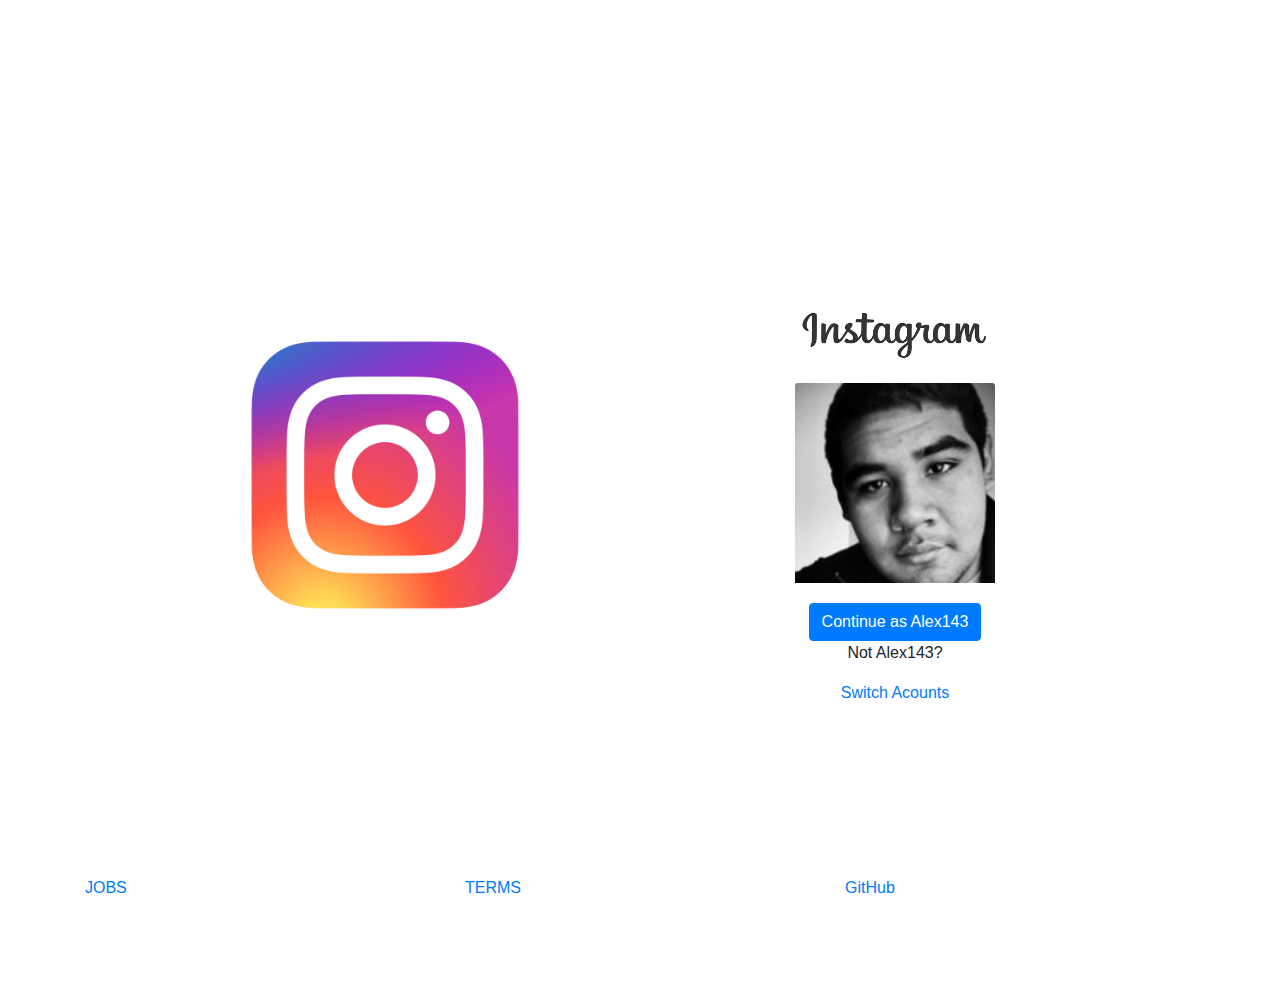
<file: index.html>
<!doctype html>
<html lang="en">

<head>
  <!-- Required meta tags -->
  <meta charset="utf-8">
  <meta name="viewport" content="width=device-width, initial-scale=1, shrink-to-fit=no">
  <!-- Bootstrap CSS -->
  <link rel="stylesheet" href="https://stackpath.bootstrapcdn.com/bootstrap/4.5.2/css/bootstrap.min.css" integrity="sha384-JcKb8q3iqJ61gNV9KGb8thSsNjpSL0n8PARn9HuZOnIxN0hoP+VmmDGMN5t9UJ0Z" crossorigin="anonymous">
  <link rel="stylesheet" href="css/master.css">
  <title>Hello, world!</title>
</head>


<body>

  <div class="basic">
    <div class="container">
      <div class="row">
        <div class="col-lg-6">
          <img class="logo" src="img/logo.png" alt="">

        </div>


        <div class="col-lg-6">
          <div class="card-left text-center" style="width: 30rem;">
            <div class="card-body">
              <img class="letters-logo" src="img/letters.png" alt="">

            </div>
            <img class="card-img-top minime" src="img/minime.jpg" alt="Card image cap">
            <div class="card-body">
              <a href="pages/login.html" class="btn btn-primary">Continue as Alex143</a>
              <p class="card-text">Not Alex143?</p>
              <a href="#">Switch Acounts</a>

            </div>
          </div>
        </div>
      </div>
    </div>
  </div>

  <div class="footer">
    <div class="container">
      <div class="row">
        <div class="col"><a href="pages/jobs.html">JOBS</a></div>
        <div class="col"><a href="pages/terms.html">TERMS</a></div>
        <div class="col"><a href="https://github.com/alexcab-dev/CreativeProject1">GitHub</a></div>
      </div>
    </div>
  </div>




  <!-- Optional JavaScript -->
  <!-- jQuery first, then Popper.js, then Bootstrap JS -->
  <script src="https://code.jquery.com/jquery-3.5.1.slim.min.js" integrity="sha384-DfXdz2htPH0lsSSs5nCTpuj/zy4C+OGpamoFVy38MVBnE+IbbVYUew+OrCXaRkfj" crossorigin="anonymous"></script>
  <script src="https://cdn.jsdelivr.net/npm/popper.js@1.16.1/dist/umd/popper.min.js" integrity="sha384-9/reFTGAW83EW2RDu2S0VKaIzap3H66lZH81PoYlFhbGU+6BZp6G7niu735Sk7lN" crossorigin="anonymous"></script>
  <script src="https://stackpath.bootstrapcdn.com/bootstrap/4.5.2/js/bootstrap.min.js" integrity="sha384-B4gt1jrGC7Jh4AgTPSdUtOBvfO8shuf57BaghqFfPlYxofvL8/KUEfYiJOMMV+rV" crossorigin="anonymous"></script>
</body>

</html>
</file>
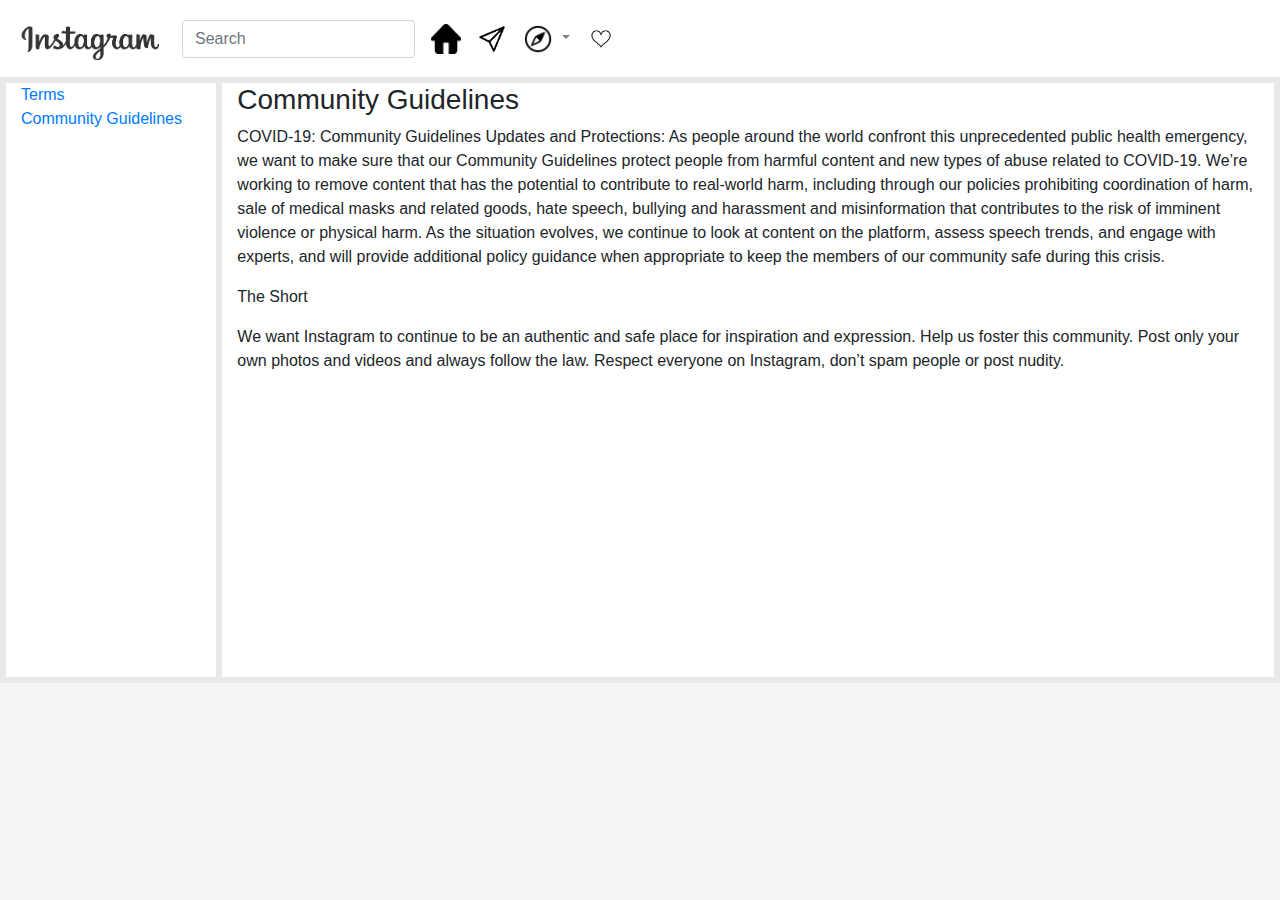
<file: pages/cg.html>
<!doctype html>
<html lang="en">

<head>
  <!-- Required meta tags -->
  <meta charset="utf-8">
  <meta name="viewport" content="width=device-width, initial-scale=1, shrink-to-fit=no">

  <!-- Bootstrap CSS -->
  <link rel="stylesheet" href="https://stackpath.bootstrapcdn.com/bootstrap/4.5.2/css/bootstrap.min.css" integrity="sha384-JcKb8q3iqJ61gNV9KGb8thSsNjpSL0n8PARn9HuZOnIxN0hoP+VmmDGMN5t9UJ0Z" crossorigin="anonymous">
  <link rel="stylesheet" href="../css/master.css">
  <title>Terms</title>
</head>

<body class="login-body">
  <div class="mynav-login">
    <nav class="navbar navbar-expand-lg navbar-light bg-light">
      <a class="navbar-brand" href="../index.html"> <img class="login-letters" src="../img/letters.png" alt=""> </a>
      <button class="navbar-toggler" type="button" data-toggle="collapse" data-target="#navbarSupportedContent" aria-controls="navbarSupportedContent" aria-expanded="false" aria-label="Toggle navigation">
        <span class="navbar-toggler-icon"></span>
      </button>

      <div class="collapse navbar-collapse" id="navbarSupportedContent">
        <form class="form-inline my-2 my-lg-0">
          <input class="form-control mr-sm-2" type="search" placeholder="Search" aria-label="Search">

        </form>
        <ul class="navbar-nav mr-auto">
          <li class="nav-item active">
            <a class="nav-link" href="#"><img class="navigation-logo" src="../img/home.png" alt=""> <span class="sr-only">(current)</span></a>
          </li>
          <li class="nav-item">
            <a class="nav-link" href="#"> <img class="navigation-logo" src="../img/airplane.png" alt=""> </a>
          </li>
          <li class="nav-item">
            <a class="nav-link dropdown-toggle" href="#" id="navbarDropdown" role="button" data-toggle="dropdown" aria-haspopup="true" aria-expanded="false">
              <img class="navigation-logo" src="../img/compass.png" alt="">
            </a>

          </li>
          <li class="nav-item">
            <a class="nav-link disabled" href="#"><img class="navigation-logo" src="../img/heart.png" alt=""></a>
          </li>
        </ul>

      </div>
    </nav>
  </div>


  <div class="wrapper">


    <div class="sidebar">
      <div class="container">
        <div class="row">
          <div class="col-sm-12">
            <a href="terms.html">Terms</a>
          </div>
          <div class="col-sm-12">
            <a href="cg.html">Community Guidelines</a>
          </div>
        </div>
      </div>
    </div>




    <div class="main-content">
      <div class="container">
        <div class="row">
          <div class="col-sm-12">
            <h3>Community Guidelines</h3>
          </div>
          <div class="col-sm-12">
            <p>COVID-19: Community Guidelines Updates and Protections: As people around the world confront this unprecedented public health emergency, we want to make sure that our Community Guidelines protect people from harmful content and new
              types of abuse related to COVID-19. We’re working to remove content that has the potential to contribute to real-world harm, including through our policies prohibiting coordination of harm, sale of medical masks and related goods, hate
              speech, bullying and harassment and misinformation that contributes to the risk of imminent violence or physical harm. As the situation evolves, we continue to look at content on the platform, assess speech trends, and engage with
              experts, and will provide additional policy guidance when appropriate to keep the members of our community safe during this crisis.</p>
          </div>
          <div class="col-sm-12">
            <p>The Short</p>
          </div>
          <div class="col-sm-12">
            <p>We want Instagram to continue to be an authentic and safe place for inspiration and expression. Help us foster this community. Post only your own photos and videos and always follow the law. Respect everyone on Instagram, don’t spam
              people or post nudity.
            </p>
          </div>
        </div>
      </div>
    </div>



  </div>







  <!-- Optional JavaScript -->
  <!-- jQuery first, then Popper.js, then Bootstrap JS -->
  <script src="https://code.jquery.com/jquery-3.5.1.slim.min.js" integrity="sha384-DfXdz2htPH0lsSSs5nCTpuj/zy4C+OGpamoFVy38MVBnE+IbbVYUew+OrCXaRkfj" crossorigin="anonymous"></script>
  <script src="https://cdn.jsdelivr.net/npm/popper.js@1.16.1/dist/umd/popper.min.js" integrity="sha384-9/reFTGAW83EW2RDu2S0VKaIzap3H66lZH81PoYlFhbGU+6BZp6G7niu735Sk7lN" crossorigin="anonymous"></script>
  <script src="https://stackpath.bootstrapcdn.com/bootstrap/4.5.2/js/bootstrap.min.js" integrity="sha384-B4gt1jrGC7Jh4AgTPSdUtOBvfO8shuf57BaghqFfPlYxofvL8/KUEfYiJOMMV+rV" crossorigin="anonymous"></script>
</body>

</html>
</file>
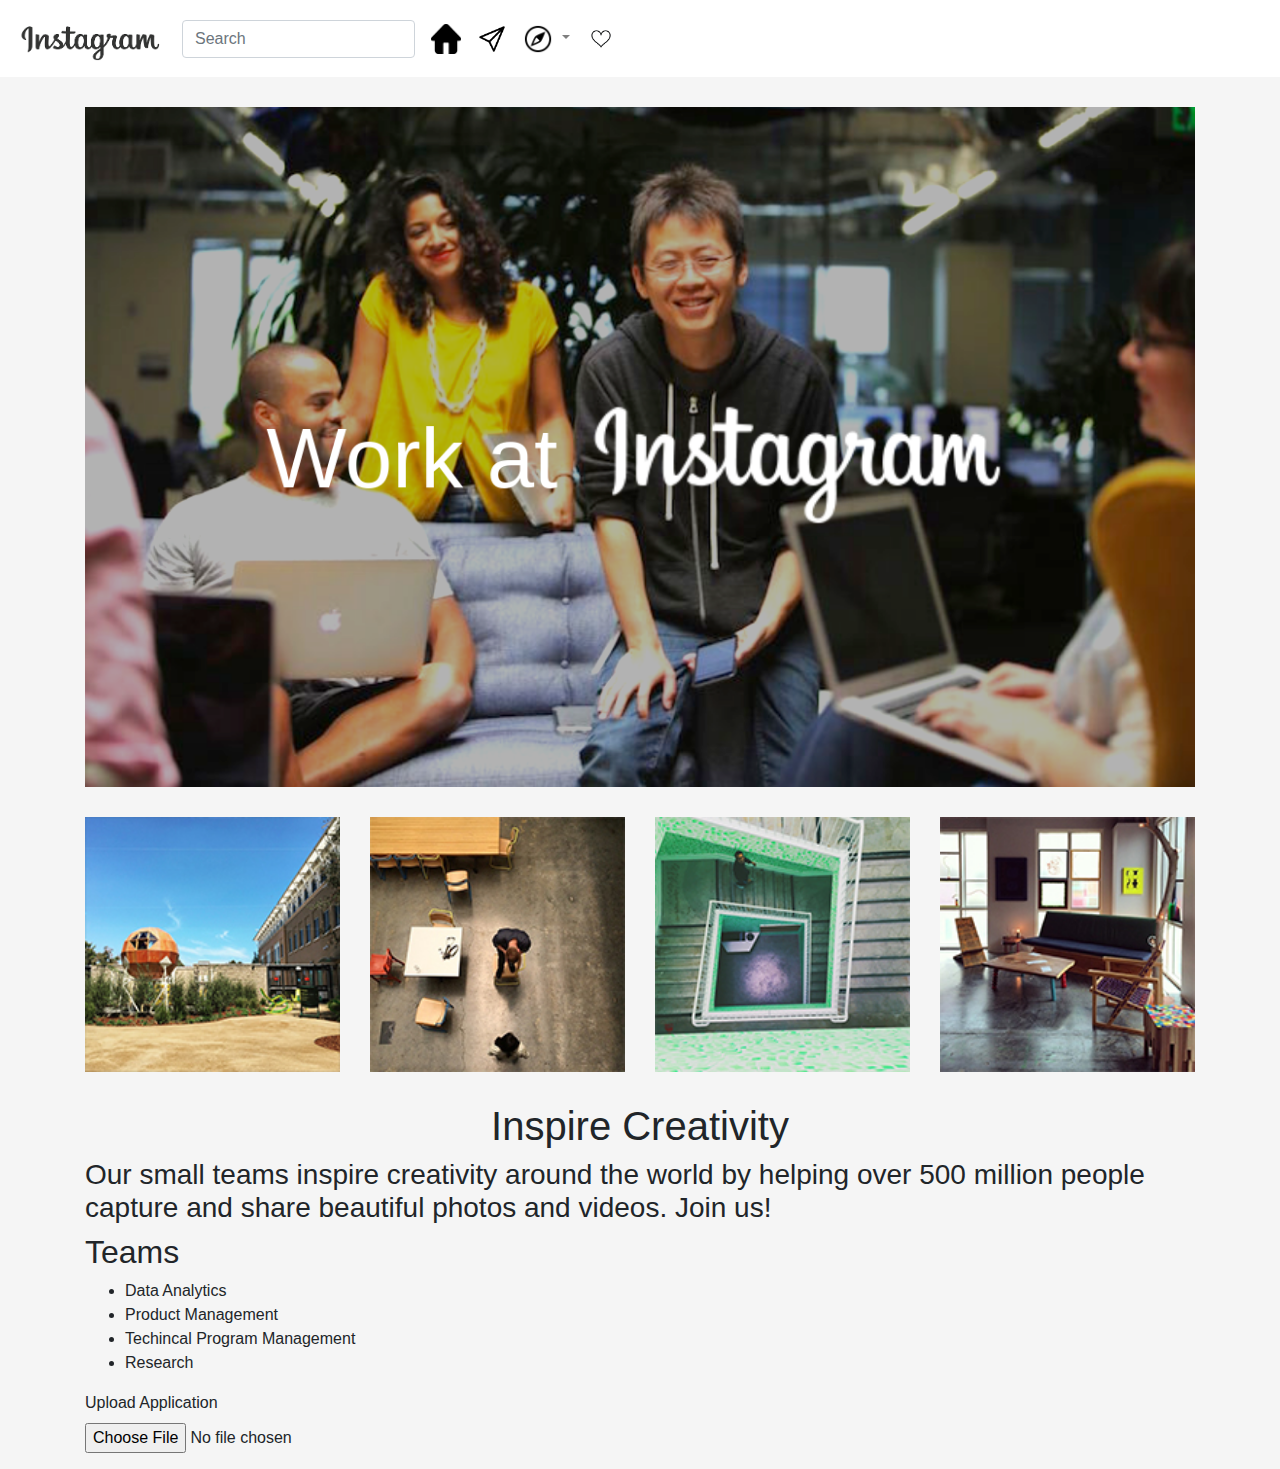
<file: pages/jobs.html>
<!doctype html>
<html lang="en">

<head>
  <!-- Required meta tags -->
  <meta charset="utf-8">
  <meta name="viewport" content="width=device-width, initial-scale=1, shrink-to-fit=no">

  <!-- Bootstrap CSS -->
  <link rel="stylesheet" href="https://stackpath.bootstrapcdn.com/bootstrap/4.5.2/css/bootstrap.min.css" integrity="sha384-JcKb8q3iqJ61gNV9KGb8thSsNjpSL0n8PARn9HuZOnIxN0hoP+VmmDGMN5t9UJ0Z" crossorigin="anonymous">
  <link rel="stylesheet" href="../css/master.css">
  <title>Jobs</title>
</head>

<body class="login-body">
  <div class="mynav-login">
    <nav class="navbar navbar-expand-lg navbar-light bg-light">
      <a class="navbar-brand" href="../index.html"> <img class="login-letters" src="../img/letters.png" alt=""> </a>
      <button class="navbar-toggler" type="button" data-toggle="collapse" data-target="#navbarSupportedContent" aria-controls="navbarSupportedContent" aria-expanded="false" aria-label="Toggle navigation">
        <span class="navbar-toggler-icon"></span>
      </button>

      <div class="collapse navbar-collapse" id="navbarSupportedContent">
        <form class="form-inline my-2 my-lg-0">
          <input class="form-control mr-sm-2" type="search" placeholder="Search" aria-label="Search">

        </form>
        <ul class="navbar-nav mr-auto">
          <li class="nav-item active">
            <a class="nav-link" href="#"><img class="navigation-logo" src="../img/home.png" alt=""> <span class="sr-only">(current)</span></a>
          </li>
          <li class="nav-item">
            <a class="nav-link" href="#"> <img class="navigation-logo" src="../img/airplane.png" alt=""> </a>
          </li>
          <li class="nav-item">
            <a class="nav-link dropdown-toggle" href="#" id="navbarDropdown" role="button" data-toggle="dropdown" aria-haspopup="true" aria-expanded="false">
              <img class="navigation-logo" src="../img/compass.png" alt="">
            </a>

          </li>
          <li class="nav-item">
            <a class="nav-link disabled" href="#"><img class="navigation-logo" src="../img/heart.png" alt=""></a>
          </li>
        </ul>

      </div>
    </nav>
  </div>







  <div class="job-image">


    <div class="container">
      <div class="row">
        <div class="col-lg-12">
          <img src="../img/work1.png" alt="">
        </div>
        <div class="col-lg-3">
          <img src="../img/work2.jpg" alt="">
        </div>
        <div class="col-lg-3">
          <img src="../img/work3.jpg" alt="">
        </div>
        <div class="col-lg-3">
          <img src="../img/work4.jpg" alt="">
        </div>
        <div class="col-lg-3">
          <img src="../img/work5.jpg" alt="">
        </div>
      </div>
    </div>

  </div>

  <div class="job-text">

    <div class="container">
      <div class="row">
        <div class="col-sm-12 d-flex justify-content-center">
          <h1>Inspire Creativity</h1>
        </div>
        <div class="col-sm-12 d-flex justify-content-center">
          <h3>Our small teams inspire creativity around the world by helping over 500 million people capture and share beautiful photos and videos. Join us!</h3>
        </div>
        <br>
        <br>
        <div class="col-sm-12">
          <h2>Teams</h2>
          <ul>
            <li>Data Analytics</li>
            <li>Product Management</li>
            <li>Techincal Program Management</li>
            <li>Research</li>
          </ul>
        </div>

        <div class="col-sm-12">
          <form>
            <div class="form-group">
              <label for="exampleFormControlFile1">Upload Application</label>
              <input type="file" class="form-control-file" id="exampleFormControlFile1">
            </div>
          </form>
        </div>

      </div>
    </div>
  </div>







  <!-- Optional JavaScript -->
  <!-- jQuery first, then Popper.js, then Bootstrap JS -->
  <script src="https://code.jquery.com/jquery-3.5.1.slim.min.js" integrity="sha384-DfXdz2htPH0lsSSs5nCTpuj/zy4C+OGpamoFVy38MVBnE+IbbVYUew+OrCXaRkfj" crossorigin="anonymous"></script>
  <script src="https://cdn.jsdelivr.net/npm/popper.js@1.16.1/dist/umd/popper.min.js" integrity="sha384-9/reFTGAW83EW2RDu2S0VKaIzap3H66lZH81PoYlFhbGU+6BZp6G7niu735Sk7lN" crossorigin="anonymous"></script>
  <script src="https://stackpath.bootstrapcdn.com/bootstrap/4.5.2/js/bootstrap.min.js" integrity="sha384-B4gt1jrGC7Jh4AgTPSdUtOBvfO8shuf57BaghqFfPlYxofvL8/KUEfYiJOMMV+rV" crossorigin="anonymous"></script>
</body>

</html>
</file>
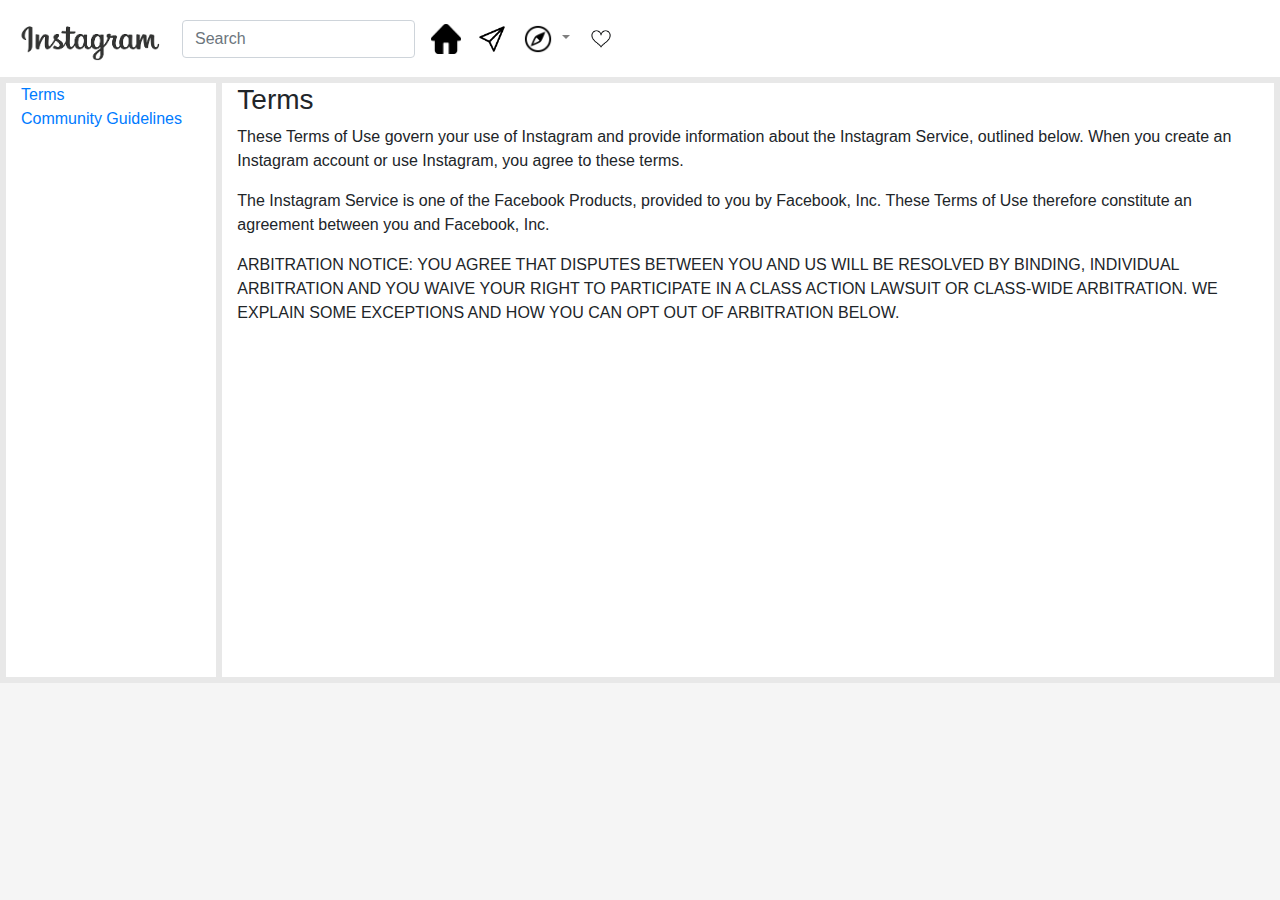
<file: pages/terms.html>
<!doctype html>
<html lang="en">

<head>
  <!-- Required meta tags -->
  <meta charset="utf-8">
  <meta name="viewport" content="width=device-width, initial-scale=1, shrink-to-fit=no">

  <!-- Bootstrap CSS -->
  <link rel="stylesheet" href="https://stackpath.bootstrapcdn.com/bootstrap/4.5.2/css/bootstrap.min.css" integrity="sha384-JcKb8q3iqJ61gNV9KGb8thSsNjpSL0n8PARn9HuZOnIxN0hoP+VmmDGMN5t9UJ0Z" crossorigin="anonymous">
  <link rel="stylesheet" href="../css/master.css">
  <title>Terms</title>
</head>

<body class="login-body">
  <div class="mynav-login">
    <nav class="navbar navbar-expand-lg navbar-light bg-light">
      <a class="navbar-brand" href="../index.html"> <img class="login-letters" src="../img/letters.png" alt=""> </a>
      <button class="navbar-toggler" type="button" data-toggle="collapse" data-target="#navbarSupportedContent" aria-controls="navbarSupportedContent" aria-expanded="false" aria-label="Toggle navigation">
        <span class="navbar-toggler-icon"></span>
      </button>

      <div class="collapse navbar-collapse" id="navbarSupportedContent">
        <form class="form-inline my-2 my-lg-0">
          <input class="form-control mr-sm-2" type="search" placeholder="Search" aria-label="Search">

        </form>
        <ul class="navbar-nav mr-auto">
          <li class="nav-item active">
            <a class="nav-link" href="#"><img class="navigation-logo" src="../img/home.png" alt=""> <span class="sr-only">(current)</span></a>
          </li>
          <li class="nav-item">
            <a class="nav-link" href="#"> <img class="navigation-logo" src="../img/airplane.png" alt=""> </a>
          </li>
          <li class="nav-item">
            <a class="nav-link dropdown-toggle" href="#" id="navbarDropdown" role="button" data-toggle="dropdown" aria-haspopup="true" aria-expanded="false">
              <img class="navigation-logo" src="../img/compass.png" alt="">
            </a>

          </li>
          <li class="nav-item">
            <a class="nav-link disabled" href="#"><img class="navigation-logo" src="../img/heart.png" alt=""></a>
          </li>
        </ul>

      </div>
    </nav>
  </div>


  <div class="wrapper">


    <div class="sidebar">
      <div class="container">
        <div class="row">
          <div class="col-sm-12">
            <a href="terms.html">Terms</a>
          </div>
          <div class="col-sm-12">
            <a href="cg.html">Community Guidelines</a>
          </div>
        </div>
      </div>
    </div>




    <div class="main-content">
      <div class="container">
        <div class="row">
          <div class="col-sm-12">
            <h3>Terms</h3>
          </div>
          <div class="col-sm-12">
            <p>These Terms of Use govern your use of Instagram and provide information about the Instagram Service, outlined below. When you create an Instagram account or use Instagram, you agree to these terms.</p>
          </div>
          <div class="col-sm-12">
            <p>The Instagram Service is one of the Facebook Products, provided to you by Facebook, Inc. These Terms of Use therefore constitute an agreement between you and Facebook, Inc.</p>
          </div>
          <div class="col-sm-12">
            <p>ARBITRATION NOTICE: YOU AGREE THAT DISPUTES BETWEEN YOU AND US WILL BE RESOLVED BY BINDING, INDIVIDUAL ARBITRATION AND YOU WAIVE YOUR RIGHT TO PARTICIPATE IN A CLASS ACTION LAWSUIT OR CLASS-WIDE ARBITRATION. WE EXPLAIN SOME EXCEPTIONS
              AND HOW YOU CAN OPT OUT OF ARBITRATION BELOW.
            </p>
          </div>
        </div>
      </div>
    </div>



  </div>







  <!-- Optional JavaScript -->
  <!-- jQuery first, then Popper.js, then Bootstrap JS -->
  <script src="https://code.jquery.com/jquery-3.5.1.slim.min.js" integrity="sha384-DfXdz2htPH0lsSSs5nCTpuj/zy4C+OGpamoFVy38MVBnE+IbbVYUew+OrCXaRkfj" crossorigin="anonymous"></script>
  <script src="https://cdn.jsdelivr.net/npm/popper.js@1.16.1/dist/umd/popper.min.js" integrity="sha384-9/reFTGAW83EW2RDu2S0VKaIzap3H66lZH81PoYlFhbGU+6BZp6G7niu735Sk7lN" crossorigin="anonymous"></script>
  <script src="https://stackpath.bootstrapcdn.com/bootstrap/4.5.2/js/bootstrap.min.js" integrity="sha384-B4gt1jrGC7Jh4AgTPSdUtOBvfO8shuf57BaghqFfPlYxofvL8/KUEfYiJOMMV+rV" crossorigin="anonymous"></script>
</body>

</html>
</file>
<file: css/master.css>
body {
  margin: 0px;
  padding: 0px;
}

.logo {
  width: 600px;
}

.basic {
  display: flex;
  height: 1000px;
  align-items: center;
}

.letters-logo {
  width: 200px;
}

.minime {
  width: 200px;
}

a {
  text-decoration: none;
}

p {}

.login-body {
  background-color: #f5f5f5;
}

.login-letters {
  width: 150px;
}

.navbar {
  background-color: white !important;
  display: flex !important;
  justify-content: space-between !important;
}

.navigation-logo {
  width: 30px;
}

.login-flow {
  padding-bottom: 30px;
}

.suggestion-box {
  border: solid #e8e8e8;
  background: white;
  margin-bottom: 50px;
  width: 100%;
}

.suggestion-box img {
  display: block;
  width: 40%;
}

.photo-logo img {
  width: 20%;
}

.wrapper {
  display: flex;
  border: solid #e8e8e8;
}

.sidebar {
  flex: 1;
  height: 600px;
  background-color: white;
  border: solid #e8e8e8;
}

.main-content {
  flex: 5;
  height: 600px;
  background-color: white;
  border: solid #e8e8e8;
}

.job-image img {
  width: 100% !important;
  margin-top: 30px;
}

.job-text {
  margin-top: 30px;
}

.footer {

  width: 100%;
  position: absolute;
  bottom: 0;

}
</file>
